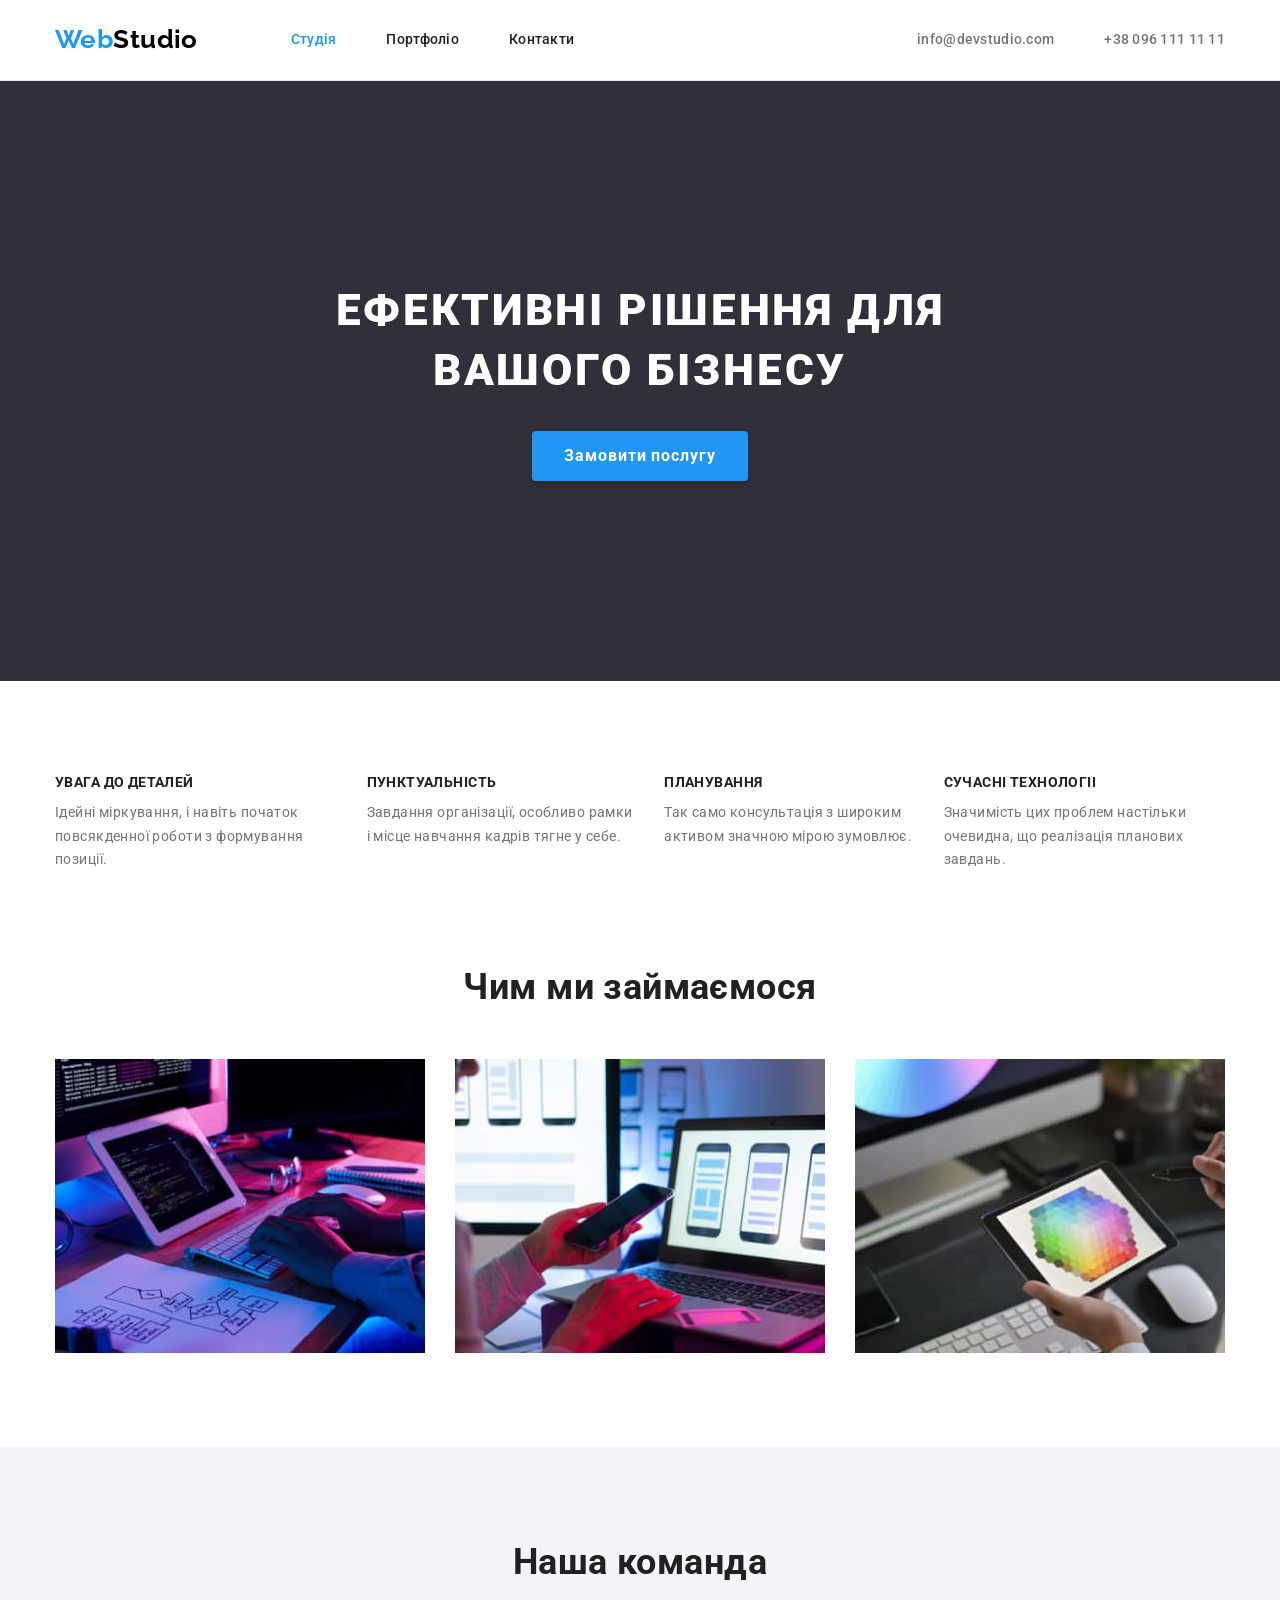
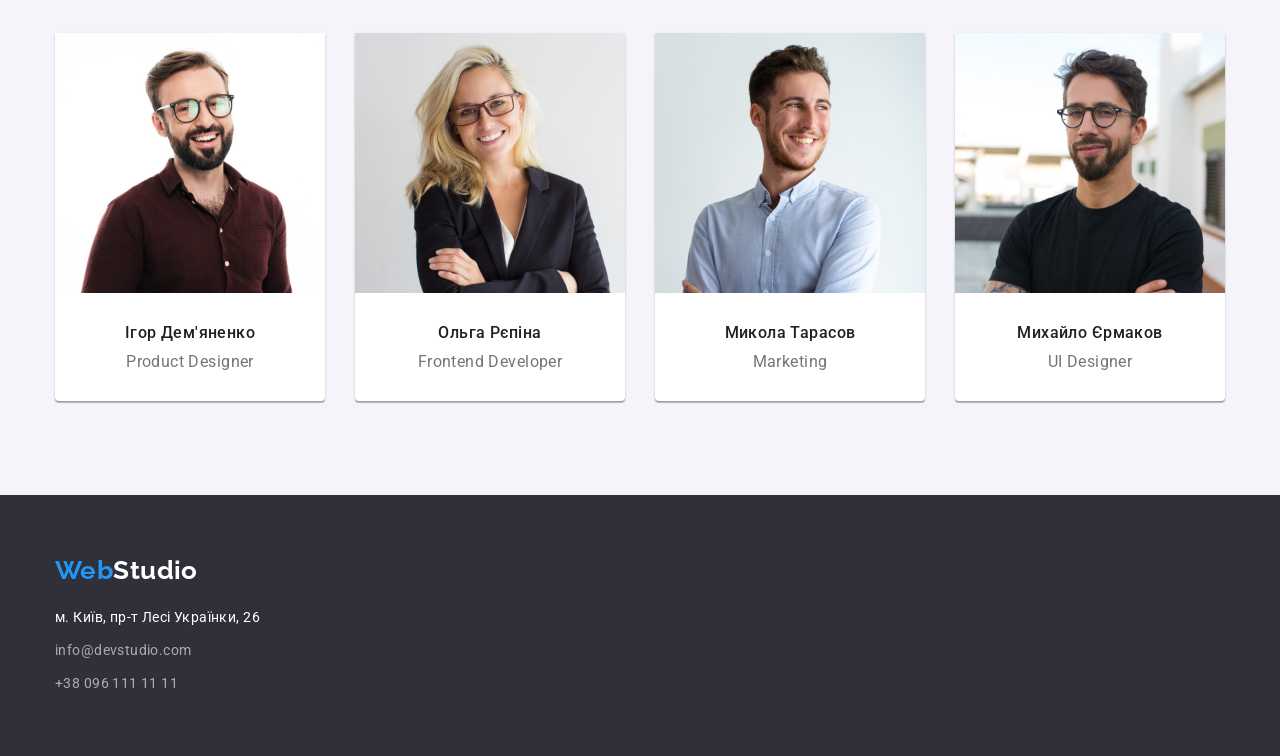
<file: index.html>
<!DOCTYPE html>
<html lang="uk">
  <head>
    <meta charset="UTF-8" />
    <meta http-equiv="X-UA-Compatible" content="IE=edge" />
    <meta name="viewport" content="width=device-width, initial-scale=1.0" />
    <title>Blog</title>
    <link rel="preconnect" href="https://fonts.googleapis.com" />
    <link rel="preconnect" href="https://fonts.gstatic.com" crossorigin />
    <link
      href="https://fonts.googleapis.com/css2?family=Raleway:wght@700&family=Roboto:wght@400;500;700;900&display=swap"
      rel="stylesheet"
    />
    <link
      rel="stylesheet"
      href="https://cdnjs.cloudflare.com/ajax/libs/modern-normalize/1.1.0/modern-normalize.min.css"
      integrity="sha512-wpPYUAdjBVSE4KJnH1VR1HeZfpl1ub8YT/NKx4PuQ5NmX2tKuGu6U/JRp5y+Y8XG2tV+wKQpNHVUX03MfMFn9Q=="
      crossorigin="anonymous"
      referrerpolicy="no-referrer"
    />
    <link rel="stylesheet" href="./css/styles.css" />
  </head>
  <body>
    <!-- Header Navigation -->
    <header class="header">
      <div class="container">
        <nav class="header-nav">
          <a href="./index.html" class="header-logo logo"
            ><span class="logo-brand">Web</span>Studio</a
          >
          <ul class="header-list list">
            <li class="header-item">
              <a class="nav-link link carrent" href="./index.html">Студія</a>
            </li>
            <li class="header-item">
              <a class="nav-link link" href="./portfolio.html">Портфоліо</a>
            </li>
            <li class="header-item">
              <a class="nav-link link" href="#">Контакти</a>
            </li>
          </ul>
        </nav>
        <div class="header-contact">
          <ul class="header-list list">
            <li class="header-item">
              <a class="link link-contact" href="mailto:info@devstudio.com"
                >info@devstudio.com</a
              >
            </li>
            <li class="header-item">
              <a class="link link-contact" href="tel:+380961111111"
                >+38 096 111 11 11</a
              >
            </li>
          </ul>
        </div>
      </div>
    </header>
    <!--Main  -->
    <main>
      <!-- Hero -->
      <section class="hero">
        <div class="container">
          <h1 class="hero-title">
            Ефективні рішення для <br />
            вашого бізнесу
          </h1>
          <button class="hero-btn button" type="button">
            Замовити послугу
          </button>
        </div>
      </section>
      <!-- Features -->
      <section class="features section no-pading-bottom">
        <div class="container">
          <h2 class="section-title visually-hidden">Наші переваги</h2>
          <ul class="features-list list">
            <li class="features-item">
              <h3 class="title">Увага до деталей</h3>
              <p class="feature-text">
                Ідейні міркування, і навіть початок повсякденної роботи з
                формування позиції.
              </p>
            </li>
            <li class="features-item">
              <h3 class="title">Пунктуальність</h3>
              <p class="feature-text">
                Завдання організації, особливо рамки і місце навчання кадрів
                тягне у себе.
              </p>
            </li>
            <li class="features-item">
              <h3 class="title">Планування</h3>
              <p class="feature-text">
                Так само консультація з широким активом значною мірою зумовлює.
              </p>
            </li>
            <li class="features-item">
              <h3 class="title">Сучасні технологіі</h3>
              <p class="feature-text">
                Значимість цих проблем настільки очевидна, що реалізація
                планових завдань.
              </p>
            </li>
          </ul>
        </div>
      </section>
      <!-- About -->
      <section class="about section">
        <div class="container">
          <h2 class="section-title">Чим ми займаємося</h2>
          <ul class="about-list list">
            <li class="about-item">
              <img
                src="./images/ipad.jpg"
                alt="Планшет з клавіатурой та руками"
                width="370"
              />
            </li>
            <li class="about-item">
              <img
                src="./images/laptop.jpg"
                alt="телефон с ноутбуком та руками"
                width="370"
              />
            </li>
            <li class="about-item">
              <img src="./images/ipad2.jpg" alt="Руки і планшет" width="370" />
            </li>
          </ul>
        </div>
      </section>
      <!-- Team -->
      <section class="team section">
        <div class="container">
          <h2 class="section-title">Наша команда</h2>
          <ul class="team-list list">
            <li class="team-item">
              <img
                src="./images/demyanenko.jpg"
                alt="Ігор Дем'яненко"
                width="270"
                height="260"
              />
              <h3 class="team-title">Ігор Дем'яненко</h3>
              <p class="team-text">Product Designer</p>
            </li>
            <li class="team-item">
              <img
                src="./images/repina.jpg"
                alt="Ольга Рєпіна"
                width="270"
                height="260"
              />
              <h3 class="team-title">Ольга Рєпіна</h3>
              <p class="team-text">Frontend Developer</p>
            </li>
            <li class="team-item">
              <img
                src="./images/tarasov.jpg"
                alt="Микола Тарасов"
                width="270"
                height="260"
              />
              <h3 class="team-title">Микола Тарасов</h3>
              <p class="team-text">Marketing</p>
            </li>
            <li class="team-item">
              <img
                src="./images/ermakov.jpg"
                alt="Михайло Єрмаков"
                width="270"
                height="260"
              />
              <h3 class="team-title">Михайло Єрмаков</h3>
              <p class="team-text">UI Designer</p>
            </li>
          </ul>
        </div>
      </section>
    </main>
    <!-- Footer -->
    <footer class="footer">
      <div class="container">
        <a href="./index.html" class="footer-logo logo"
          ><span class="logo-brand">Web</span>Studio</a
        >
        <address>
          <ul class="footer-list list">
            <li class="footer-item">
              <a
                href="https://goo.gl/maps/BHnjJmamnpTQk5Pf9"
                target="_blank"
                rel="noopener noreferrer nofollow"
                class="footer-link footer-address link"
                >м. Київ, пр-т Лесі Українки, 26</a
              >
            </li>
            <li class="footer-item">
              <a class="footer-link link" href="mailto:info@devstudio.com"
                >info@devstudio.com</a
              >
            </li>
            <li class="footer-item">
              <a class="footer-link link" href="tel:+380961111111"
                >+38 096 111 11 11</a
              >
            </li>
          </ul>
        </address>
      </div>
    </footer>
  </body>
</html>
</file>
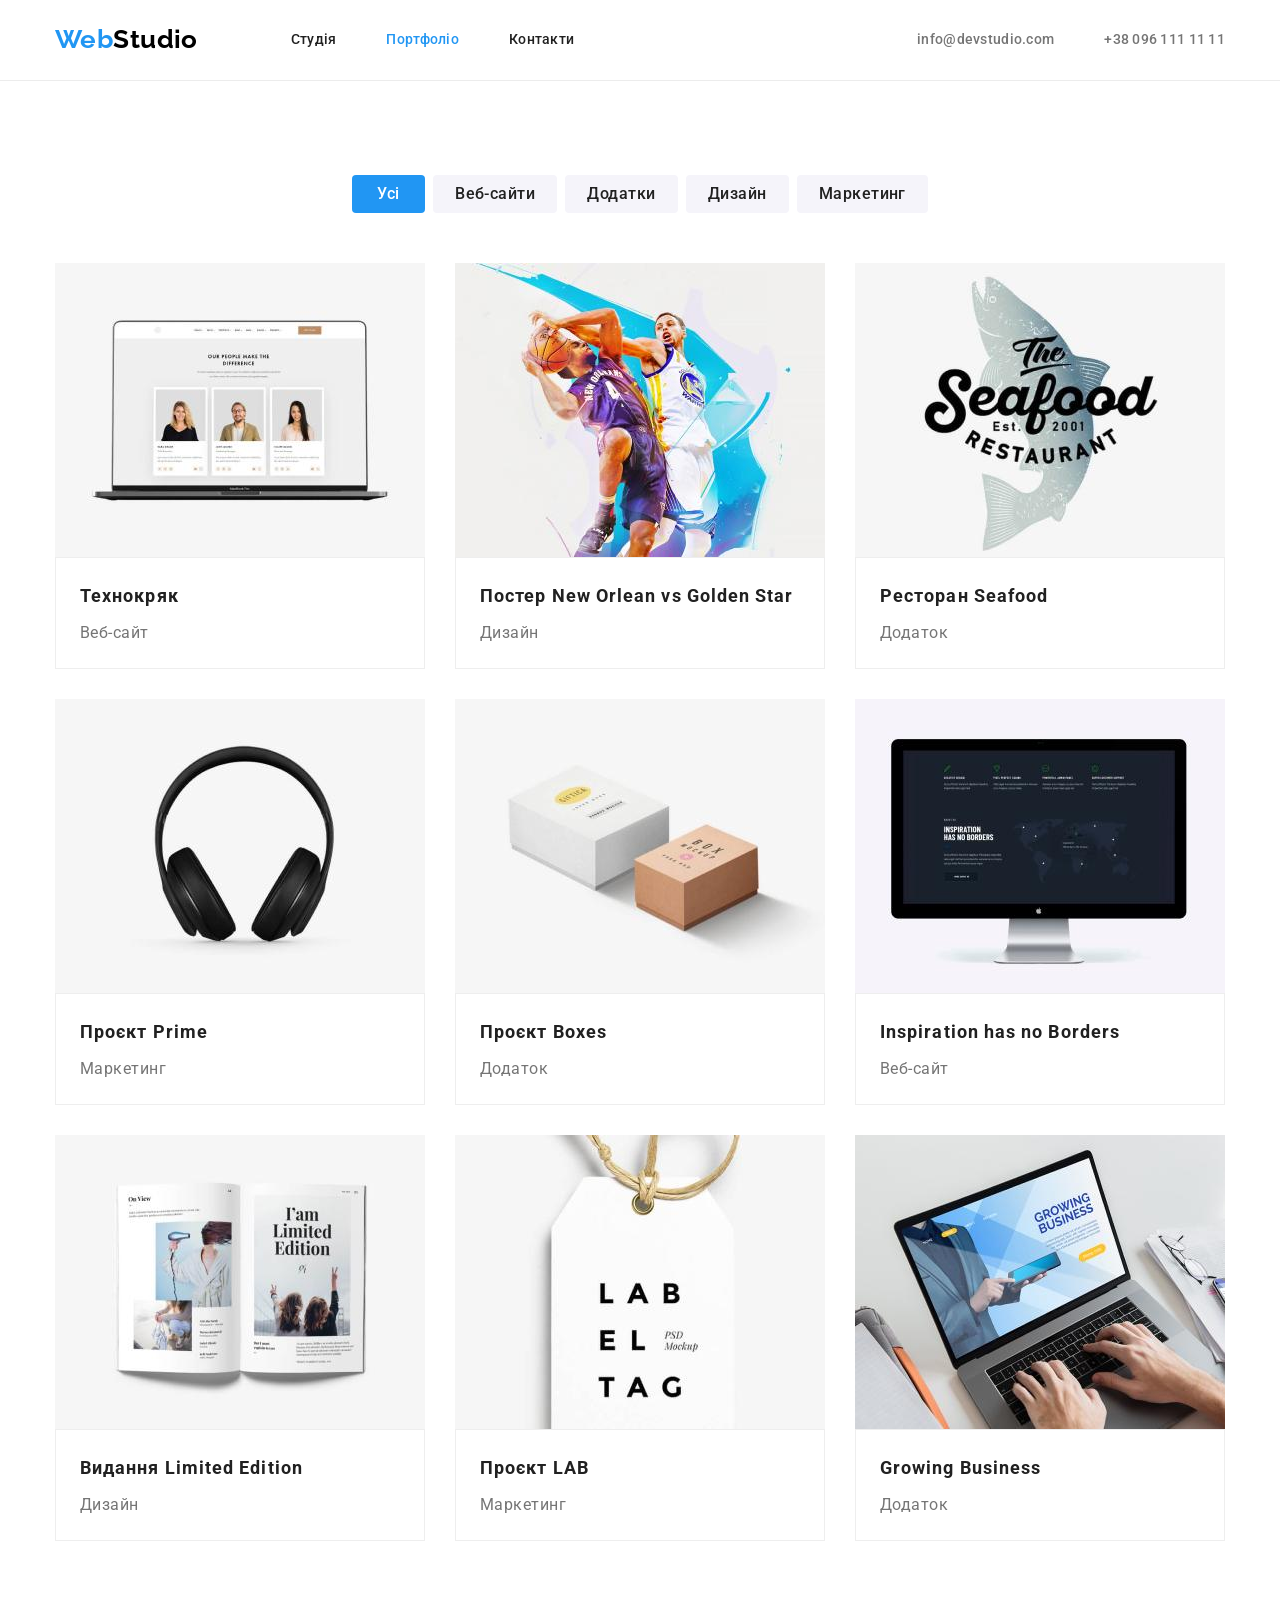
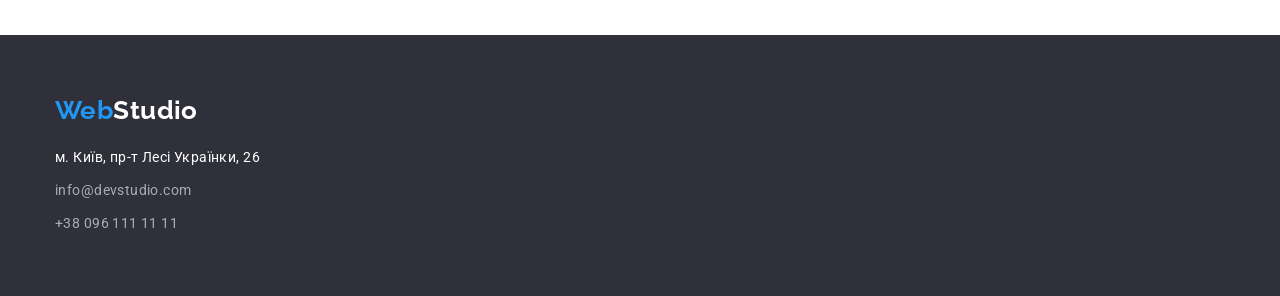
<file: portfolio.html>
<!DOCTYPE html>
<html lang="uk">
  <head>
    <meta charset="UTF-8" />
    <meta http-equiv="X-UA-Compatible" content="IE=edge" />
    <meta name="viewport" content="width=device-width, initial-scale=1.0" />
    <title>Портфоліо робіт</title>
    <link rel="preconnect" href="https://fonts.googleapis.com" />
    <link rel="preconnect" href="https://fonts.gstatic.com" crossorigin />
    <link
      href="https://fonts.googleapis.com/css2?family=Raleway:wght@700&family=Roboto:wght@400;500;700;900&display=swap"
      rel="stylesheet"
    />
    <link
      rel="stylesheet"
      href="https://cdnjs.cloudflare.com/ajax/libs/modern-normalize/1.1.0/modern-normalize.min.css"
      integrity="sha512-wpPYUAdjBVSE4KJnH1VR1HeZfpl1ub8YT/NKx4PuQ5NmX2tKuGu6U/JRp5y+Y8XG2tV+wKQpNHVUX03MfMFn9Q=="
      crossorigin="anonymous"
      referrerpolicy="no-referrer"
    />
    <link rel="stylesheet" href="./css/styles.css" />
  </head>

  <body>
    <!-- Header Navigation -->
    <header class="header">
      <div class="container">
        <nav class="header-nav">
          <a href="./index.html" class="header-logo logo"
            ><span class="logo-brand">Web</span>Studio</a
          >
          <ul class="header-list list">
            <li class="header-item">
              <a class="nav-link link" href="./index.html">Студія</a>
            </li>
            <li class="header-item">
              <a class="nav-link link carrent" href="./portfolio.html"
                >Портфоліо</a
              >
            </li>
            <li class="header-item">
              <a class="nav-link link" href="#">Контакти</a>
            </li>
          </ul>
        </nav>
        <div class="header-contact">
          <ul class="header-list list">
            <li class="header-item">
              <a class="link link-contact" href="mailto:info@devstudio.com"
                >info@devstudio.com</a
              >
            </li>
            <li class="header-item">
              <a class="link link-contact" href="tel:+380961111111"
                >+38 096 111 11 11</a
              >
            </li>
          </ul>
        </div>
      </div>
    </header>
    <!--Main  -->
    <main>
      <!-- Portfolio -->
      <section class="portfolio section">
        <div class="container">
          <h1 class="section-title visually-hidden">Наші роботи</h1>
          <div class="portfolio-btn-filtr">
            <ul class="portfolio-btn-list list">
              <li class="portfolio-btn-item">
                <button class="portfolio-btn button carrent" type="button">
                  Усі
                </button>
              </li>
              <li class="portfolio-btn-item">
                <button class="portfolio-btn button" type="button">
                  Веб-сайти
                </button>
              </li>
              <li class="portfolio-btn-item">
                <button class="portfolio-btn button" type="button">
                  Додатки
                </button>
              </li>
              <li class="portfolio-btn-item">
                <button class="portfolio-btn button" type="button">
                  Дизайн
                </button>
              </li>
              <li class="portfolio-btn-item">
                <button class="portfolio-btn button" type="button">
                  Маркетинг
                </button>
              </li>
            </ul>
          </div>

          <ul class="portfolio-list list">
            <li class="portfolio-item">
              <a href="#" class="portfolio-link link">
                <img
                  src="./images/laptop_with_site.jpg"
                  alt="ноутбук з сайтом"
                  width="370"
                  height="294"
                />
                <div class="cont-text">
                  <h2 class="portfolio-title">Технокряк</h2>
                  <p class="portfolio-text">Веб-сайт</p>
                </div>
              </a>
            </li>
            <li class="portfolio-item">
              <a href="#" class="portfolio-link link">
                <img
                  src="./images/poster.jpg"
                  alt="два басктболіста"
                  width="370"
                  height="294"
                />
                <div class="cont-text">
                  <h2 class="portfolio-title">
                    Постер New Orlean vs Golden Star
                  </h2>
                  <p class="portfolio-text">Дизайн</p>
                </div>
              </a>
            </li>
            <li class="portfolio-item">
              <a href="#" class="portfolio-link link">
                <img
                  src="./images/seafood.jpg"
                  alt="логотип ресторану seefood"
                  width="370"
                  height="294"
                />
                <div class="cont-text">
                  <h2 class="portfolio-title">Ресторан Seafood</h2>
                  <p class="portfolio-text">Додаток</p>
                </div>
              </a>
            </li>
            <li class="portfolio-item">
              <a href="#" class="portfolio-link link">
                <img
                  src="./images/prime.jpg"
                  alt="навушники"
                  width="370"
                  height="294"
                />
                <div class="cont-text">
                  <h2 class="portfolio-title">Проєкт Prime</h2>
                  <p class="portfolio-text">Маркетинг</p>
                </div>
              </a>
            </li>
            <li class="portfolio-item">
              <a href="#" class="portfolio-link link">
                <img
                  src="./images/boxes.jpg"
                  alt="дві коробочки"
                  width="370"
                  height="294"
                />
                <div class="cont-text">
                  <h2 class="portfolio-title">Проєкт Boxes</h2>
                  <p class="portfolio-text">Додаток</p>
                </div>
              </a>
            </li>
            <li class="portfolio-item">
              <a href="#" class="portfolio-link link">
                <img
                  src="./images/borders.jpg"
                  alt="монітор з сайтом"
                  width="370"
                  height="294"
                />
                <div class="cont-text">
                  <h2 class="portfolio-title">Inspiration has no Borders</h2>
                  <p class="portfolio-text">Веб-сайт</p>
                </div>
              </a>
            </li>
            <li class="portfolio-item">
              <a href="#" class="portfolio-link link">
                <img
                  src="./images/limit_edition.jpg"
                  alt="відкрита книга"
                  width="370"
                  height="294"
                />
                <div class="cont-text">
                  <h2 class="portfolio-title">Видання Limited Edition</h2>
                  <p class="portfolio-text">Дизайн</p>
                </div>
              </a>
            </li>
            <li class="portfolio-item">
              <a href="#" class="portfolio-link link">
                <img
                  src="./images/lab.jpg"
                  alt="етикетка з написом LAB EL TAG"
                  width="370"
                  height="294"
                />
                <div class="cont-text">
                  <h2 class="portfolio-title">Проєкт LAB</h2>
                  <p class="portfolio-text">Маркетинг</p>
                </div>
              </a>
            </li>
            <li class="portfolio-item">
              <a href="#" class="portfolio-link link">
                <img
                  src="./images/busines.jpg"
                  alt="ноутбук з руками відкривають сайт"
                  width="370"
                  height="294"
                />
                <div class="cont-text">
                  <h2 class="portfolio-title">Growing Business</h2>
                  <p class="portfolio-text">Додаток</p>
                </div>
              </a>
            </li>
          </ul>
        </div>
      </section>
    </main>
    <!-- Footer -->
    <footer class="footer">
      <div class="container">
        <a href="./index.html" class="footer-logo logo"
          ><span class="logo-brand">Web</span>Studio</a
        >
        <address>
          <ul class="footer-list list">
            <li class="footer-item">
              <a
                href="https://goo.gl/maps/BHnjJmamnpTQk5Pf9"
                target="_blank"
                rel="noopener noreferrer nofollow"
                class="footer-link footer-address link"
                >м. Київ, пр-т Лесі Українки, 26</a
              >
            </li>
            <li class="footer-item">
              <a class="footer-link link" href="mailto:info@devstudio.com"
                >info@devstudio.com</a
              >
            </li>
            <li class="footer-item">
              <a class="footer-link link" href="tel:+380961111111"
                >+38 096 111 11 11</a
              >
            </li>
          </ul>
        </address>
      </div>
    </footer>
  </body>
</html>
</file>
<file: css/styles.css>
/* font-family: 'Raleway', sans-serif;
font-family: 'Roboto', sans-serif; */

/* 
#212121 
#FFFFFF 
#757575 
#2196F3 
#EEEEEE 
#000000 
#F5F4FA 
#FFFFFF 60 % 
#2F303A 
#ECECEC 
#188CE8 
*/

:root {
  --primary-text-color: #757575;
  --secodary-text-color: #212121;
  --hero-text-color: #fff;
  --primary-bg-color: #fff;
  --secondary-bg-color: #2f303a;
  --accent-bg-color: #f5f4fa;
  --accent-color: #2196f3;
  --btn-active-color: #188ce8;
  --second-logo-color: #000000;
  --footer-text-color: rgba(255, 255, 255, 0.6);
  --border-box-color: #eeeeee;
  --border-header-color: #ececec;
}

img {
  display: block;
}

body {
  font-family: 'Roboto', sans-serif;
  font-size: 14px;
  line-height: 1.71;
  letter-spacing: 0.03em;
  color: var(--primary-text-color);
  background-color: var(--primary-bg-color);
}

::selection {
  color: var(--hero-text-color);
  background-color: var(--accent-color);
}

.container {
  width: 1200px;
  padding: 0 15px;
  margin: 0 auto;
}

/* Section */

.section {
  padding-top: 94px;
  padding-bottom: 94px;
}

.section.no-pading-bottom {
  padding-bottom: 0;
}

.section-title {
  margin-top: 0;
  margin-bottom: 50px;

  font-weight: 700;
  font-size: 36px;
  line-height: 1.17;
  text-align: center;
  color: var(--secodary-text-color);
}

.visually-hidden {
  position: absolute;
  white-space: nowrap;
  width: 1px;
  height: 1px;
  overflow: hidden;
  border: 0;
  padding: 0;
  margin: -1px;
}

/* HEADER */

.header {
  border-bottom: 1px solid var(--border-header-color);
}

.header .container,
.header-nav,
.header-list {
  display: flex;
  align-items: center;
}

.header-item + .header-item {
  margin-left: 50px;
}

.header-contact {
  margin-left: auto;
}

/* Logo */

.header-logo {
  padding-top: 24px;
  padding-bottom: 25px;
  margin-right: 93px;
}

.logo {
  font-family: 'Raleway', sans-serif;
  font-weight: 700;
  font-size: 26px;
  line-height: calc(31 / 26);
  display: inline-block;

  color: var(--second-logo-color);
  text-decoration: none;

  
}
.logo-brand {
  color: var(--accent-color);
}

/* Site Nav */
.list {
  list-style: none;
  margin: 0;
  padding: 0;
}

.link {
  font-family: 'Roboto', sans-serif;
  font-weight: 500;
  font-size: 14px;
  line-height: 1.14;
  letter-spacing: 0.02em;
  text-decoration: none;
}

.nav-link {
  display: block;
  padding: 32px 0;

  color: var(--secodary-text-color);
}

.link-contact {
  padding: 32px 0;

  color: inherit;
}

.link:hover,
.link:focus {
  color: var(--accent-color);
}

.link.carrent {
  color: var(--accent-color);
}

/* Main */

/* Hero */
.hero {
  padding: 200px 0;

  background-color: var(--secondary-bg-color);
  text-align: center;
}

.hero-title {
  margin: 0;
  margin-bottom: 30px;

  font-weight: 900;
  font-size: 44px;
  line-height: 1.36;
  letter-spacing: 0.06em;
  text-transform: uppercase;
  color: var(--hero-text-color);
}

.button {
  border-radius: 4px;
  cursor: pointer;

  font-family: inherit;
  font-size: 16px;
  text-align: center;
}

.hero-btn {
  font-weight: 700;
  line-height: calc(30 / 16);
  letter-spacing: 0.06em;
  color: var(--hero-text-color);

  background: var(--accent-color);
  box-shadow: 0px 4px 4px rgba(0, 0, 0, 0.15);
  min-width: 216px;
  padding: 10px 32px;
  border: 0;
}

.hero-btn:hover,
.hero-btn:focus {
  background: var(--btn-active-color);
}

/* Features */

.features-list {
  display: flex;
}

.features-item:not(:last-child) {
  margin-right: 30px;
}

.features-list .title {
  margin-top: 0;
  margin-bottom: 10px;

  font-weight: 700;
  font-size: 14px;
  line-height: 1.14;
  text-transform: uppercase;
  color: var(--secodary-text-color);
}

.feature-text {
  margin-top: 0;
  margin-bottom: 0;
}

/* About */

.about-list {
  display: flex;
  width: calc((100% - 60px) / 3);
}

.about-item:not(:last-child) {
  margin-right: 30px;
}

/* Team */

.team {
  background-color: var(--accent-bg-color);
}

.team-list {
  display: flex;
  width: calc((100% - 120px) / 4);
}

.team-item:not(:last-child) {
  margin-right: 30px;
}

.team-item {
  padding-bottom: 30px;

  background-color: var(--primary-bg-color);
  box-shadow: 0px 1px 3px rgba(0, 0, 0, 0.12), 0px 1px 1px rgba(0, 0, 0, 0.14),
    0px 2px 1px rgba(0, 0, 0, 0.2);
  border-radius: 0px 0px 4px 4px;
}

.team-title {
  margin-top: 30px;
  margin-bottom: 10px;

  font-weight: 500;
  font-size: 16px;
  line-height: 1.19;
  text-align: center;
  color: var(--secodary-text-color);
}

.team-text {
  margin: 0;

  font-size: 16px;
  line-height: 1.19;
  text-align: center;
  color: var(--primary-text-color);
}

/* Footer */

.footer {
  background-color: var(--secondary-bg-color);
  padding-top: 60px;
  padding-bottom: 60px;
}

.footer-logo {
  margin-bottom: 20px;

  color: var(--hero-text-color);
}

.footer-item:not(:last-child) {
  margin-bottom: 9px;
}

.footer-link {
  font-style: normal;
  color: var(--footer-text-color);
  font-weight: 400;
  font-size: 14px;
  line-height: 1.71;
  letter-spacing: 0.03em;
}

.footer-address {
  color: var(--hero-text-color);
}

/* Portfolio */

.portfolio-btn-filtr {
  display: flex;
  justify-content: center;
}

.portfolio-btn-list {
  margin-bottom: 50px;
  display: flex;
}

.portfolio-btn-item:not(:last-child) {
  margin-right: 8px;
}

.portfolio-btn {
  min-width: 73px;
  padding: 6px 22px;

  font-weight: 500;
  line-height: 1.62;
  letter-spacing: 0.03em;
  color: var(--secodary-text-color);
  background-color: var(--accent-bg-color);
  border: none;
}

.portfolio-btn:hover,
.portfolio-btn:focus {
  color: var(--hero-text-color);

  background-color: var(--accent-color);
  box-shadow: 0px 3px 1px rgba(0, 0, 0, 0.1), 0px 1px 2px rgba(0, 0, 0, 0.08),
    0px 2px 2px rgba(0, 0, 0, 0.12);
}

.portfolio-btn.carrent {
  color: var(--hero-text-color);
  background-color: var(--accent-color);
}

.portfolio-list {
  display: flex;
  flex-wrap: wrap;

  background-color: var(--primary-bg-color);
}

.portfolio-item:nth-child(3n) {
  margin-right: 0;
}

.portfolio-item:nth-last-child(-n + 3) {
  margin-bottom: 0;
}

.portfolio-item {
  display: inline-block;
  margin-right: 30px;
  margin-bottom: 30px;
  width: calc((100% - 60px) / 3);
}

.portfolio-link {
  display: inline-block;
}

.cont-text {
  padding: 20px 24px;
  border: 1px solid var(--border-box-color);
}

.portfolio-title {
  margin: 0;
  margin-bottom: 4px;
 
  font-weight: 700;
  font-size: 18px;
  line-height: 2;
  letter-spacing: 0.06em;
  color: var(--secodary-text-color);
}

.portfolio-text {
  margin: 0;
 
  font-weight: 400;
  font-size: 16px;
  line-height: 1.88;
  letter-spacing: 0.03em;

  color: var(--primary-text-color);
}
</file>
